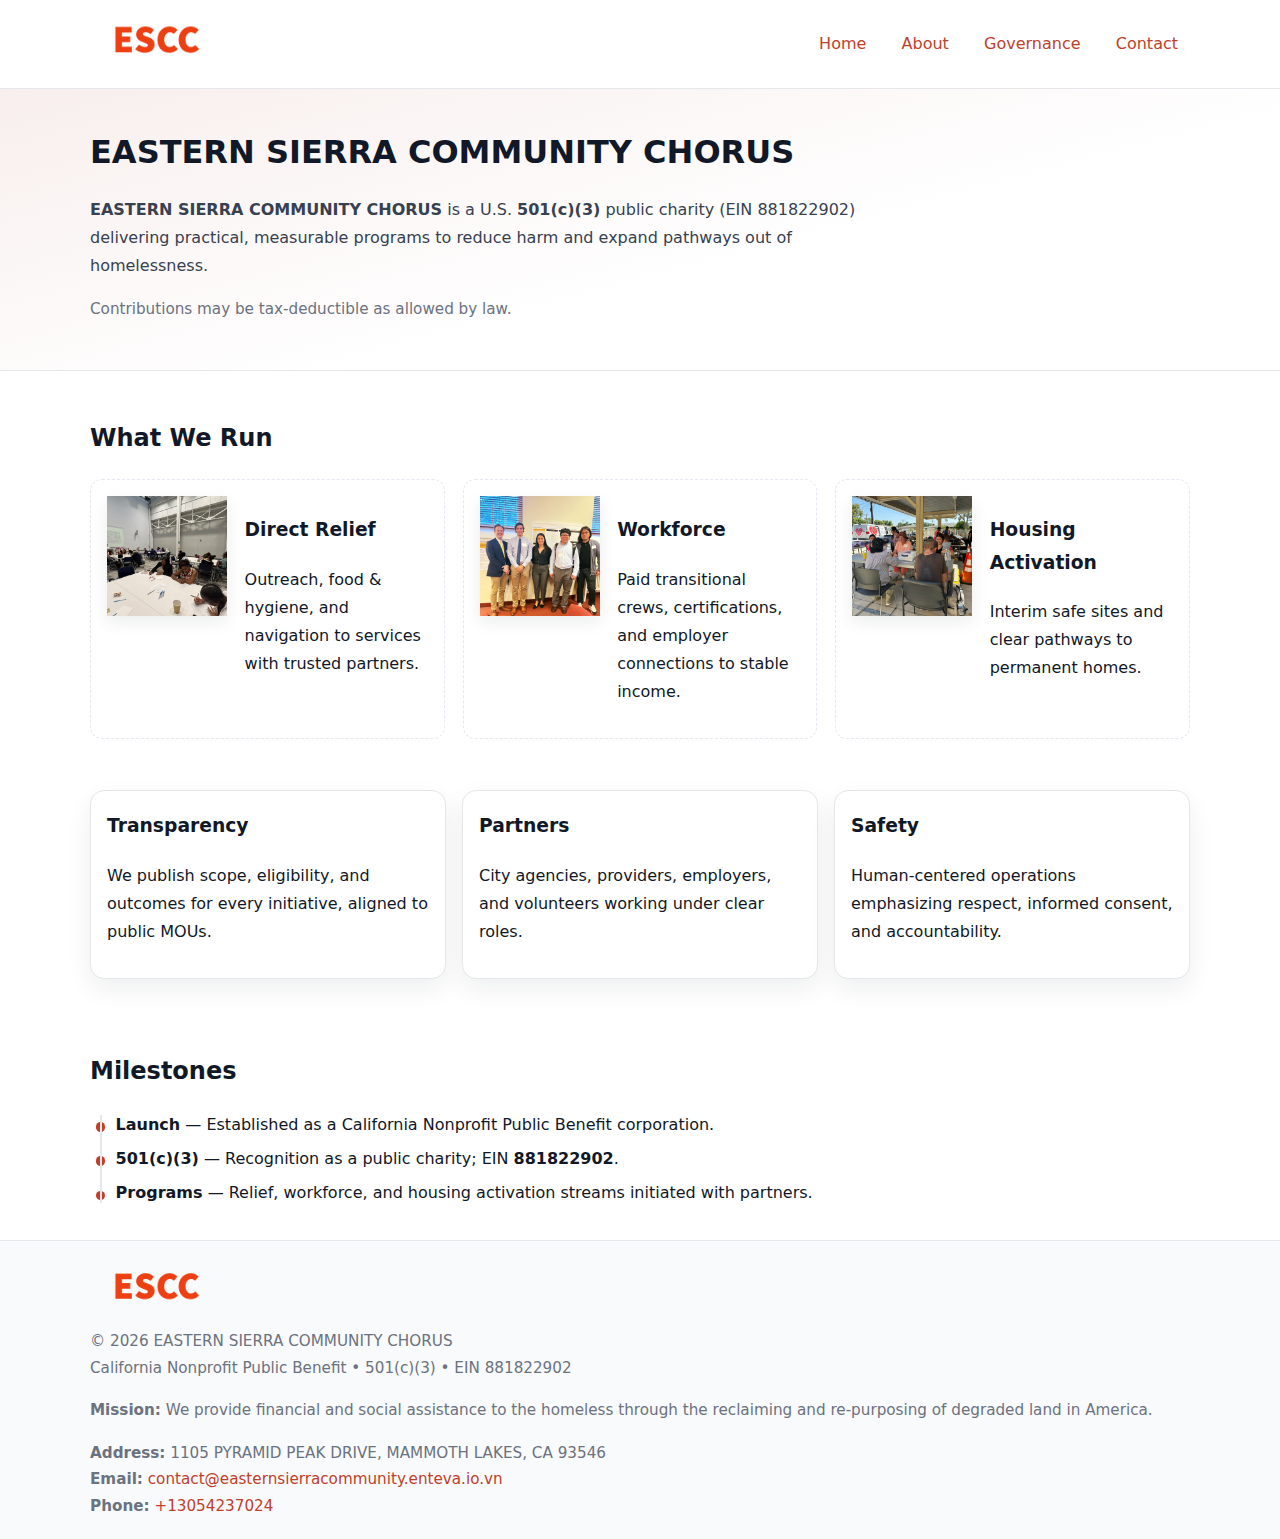
<file: index.html>
<!doctype html>
<html lang="en">
<head>
<meta charset="utf-8"/><meta name="viewport" content="width=device-width,initial-scale=1"/>
<title>EASTERN SIERRA COMMUNITY CHORUS – Nonprofit • 2025</title>
<link rel="stylesheet" href="assets/styles.css"/><link rel="icon" href="images/logo.png">
<meta name="data-ein" content="881822902"><meta name="data-name" content="EASTERN SIERRA COMMUNITY CHORUS">
<meta name="data-email" content="contact@easternsierracommunity.enteva.io.vn"><meta name="data-phone" content="+13054237024">
<meta name="data-address" content="1105 PYRAMID PEAK DRIVE,
MAMMOTH LAKES, CA 93546"><meta name="data-map" content="1105+PYRAMID+PEAK+DRIVE,+MAMMOTH+LAKES,+CA+93546">
  <meta name="description" content="Our nonprofit strengthens the community with programs focused on community services, education, and direct relief.">
<meta name="facebook-domain-verification" content="npjheydkk874mqn8osy64cdp7xx4vj" />
</head>
<body>
<div style="position:absolute;left:-9999px;top:-9999px;opacity:0" data-uniq="{{UNIQUE_BLOB}}">
  <span>Our nonprofit strengthens the community with programs focused on community services, education, and direct relief.</span><svg width="12" height="12" viewBox="0 0 12 12" xmlns="http://www.w3.org/2000/svg"><circle cx="6" cy="6" r="5" fill="#2b6cb0"/></svg><img src="images/about.jpg" width="1" height="1" alt="" loading="lazy"/>
</div>

<header>
  <div class="header-wrap">
    <a href="index.html" aria-label="Home"><img src="images/logo.png" alt="EASTERN SIERRA COMMUNITY CHORUS logo" style="width:132px"></a>
    <nav><a class="active" href="index.html">Home</a><a href="about.html">About</a><a href="governance.html">Governance</a><a href="contact.html">Contact</a></nav>
  </div>
</header>

<section class="ccb0b4df885">
  <div class="container">
    <h1>EASTERN SIERRA COMMUNITY CHORUS</h1>
    <p class="ceb12fc7bbf"><strong>EASTERN SIERRA COMMUNITY CHORUS</strong> is a U.S. <strong>501(c)(3)</strong> public charity (EIN 881822902) delivering practical, measurable programs to reduce harm and expand pathways out of homelessness.</p>
    <p class="small">Contributions may be tax-deductible as allowed by law.</p>
  </div>
</section>

<main>
  <!-- What We Run: ảnh vuông 120x120 -->
  <section class="section">
    <div class="container">
      <h2>What We Run</h2>
      <div class="feature-row">
        <div class="feature">
          <img class="thumb" src="images/relief.jpg" alt="Direct Relief">
          <div><h3>Direct Relief</h3><p>Outreach, food & hygiene, and navigation to services with trusted partners.</p></div>
        </div>
        <div class="feature">
          <img class="thumb" src="images/jobs.jpg" alt="Workforce">
          <div><h3>Workforce</h3><p>Paid transitional crews, certifications, and employer connections to stable income.</p></div>
        </div>
        <div class="feature">
          <img class="thumb" src="images/land.jpg" alt="Housing Activation">
          <div><h3>Housing Activation</h3><p>Interim safe sites and clear pathways to permanent homes.</p></div>
        </div>
      </div>
    </div>
  </section>

  <section class="section">
    <div class="container grid">
      <div class="cards">
        <article class="c2cad0e5202"><h3>Transparency</h3><p>We publish scope, eligibility, and outcomes for every initiative, aligned to public MOUs.</p></article>
        <article class="c2cad0e5202"><h3>Partners</h3><p>City agencies, providers, employers, and volunteers working under clear roles.</p></article>
        <article class="c2cad0e5202"><h3>Safety</h3><p>Human-centered operations emphasizing respect, informed consent, and accountability.</p></article>
      </div>
    </div>
  </section>

  <!-- Milestones: bullet chuẩn -->
  <section class="section">
    <div class="container">
      <h2>Milestones</h2>
      <ul class="timeline">
        <li><strong>Launch</strong> — Established as a California Nonprofit Public Benefit corporation.</li>
        <li><strong>501(c)(3)</strong> — Recognition as a public charity; EIN <strong>881822902</strong>.</li>
        <li><strong>Programs</strong> — Relief, workforce, and housing activation streams initiated with partners.</li>
      </ul>
    </div>
  </section>

  <footer>
    <div class="grid">
      <div><img src="images/logo.png" alt="" style="width:132px;margin-bottom:.5rem"><div class="small">© <span id="year"></span> EASTERN SIERRA COMMUNITY CHORUS</div><div class="small">California Nonprofit Public Benefit • 501(c)(3) • EIN 881822902</div></div>
      <div><div class="small"><strong>Mission:</strong> We provide financial and social assistance to the homeless through the reclaiming and re-purposing of degraded land in America.</div></div>
      <div><div class="small"><strong>Address:</strong> 1105 PYRAMID PEAK DRIVE,
MAMMOTH LAKES, CA 93546<br><strong>Email:</strong> <a href="mailto:contact@easternsierracommunity.enteva.io.vn">contact@easternsierracommunity.enteva.io.vn</a><br><strong>Phone:</strong> <a href="tel:+13054237024">+13054237024</a></div></div>
    </div>
  </footer>
</main>

<!-- color/skin -->
<script>(function(){function g(n){const e=document.querySelector('meta[name="'+n+'"]');return e?e.content:''}
function h(s){let x=2166136261>>>0;for(let i=0;i<s.length;i++){x^=s.charCodeAt(i);x=(x*16777619)>>>0}return x>>>0}
let k=(g('data-ein')||'').replace(/\D+/g,'');if(!k)k=g('data-name')||location.hostname||'d';
const key=h(String(k)),H=key%360,S=55+(key%20),L=46;
const r=document.documentElement;r.style.setProperty('--brand',`hsl(${H} ${S}% ${L}%)`);
r.style.setProperty('--brand-ink',`hsl(${H} ${Math.min(95,S+10)}% ${Math.max(22,L-18)}%)`);
r.style.setProperty('--soft',`hsl(${H} ${Math.max(40,S-25)}% 95%)`);
const y=document.getElementById('year'); if(y) y.textContent=new Date().getFullYear();})();</script>
</body>
</html>
</file>
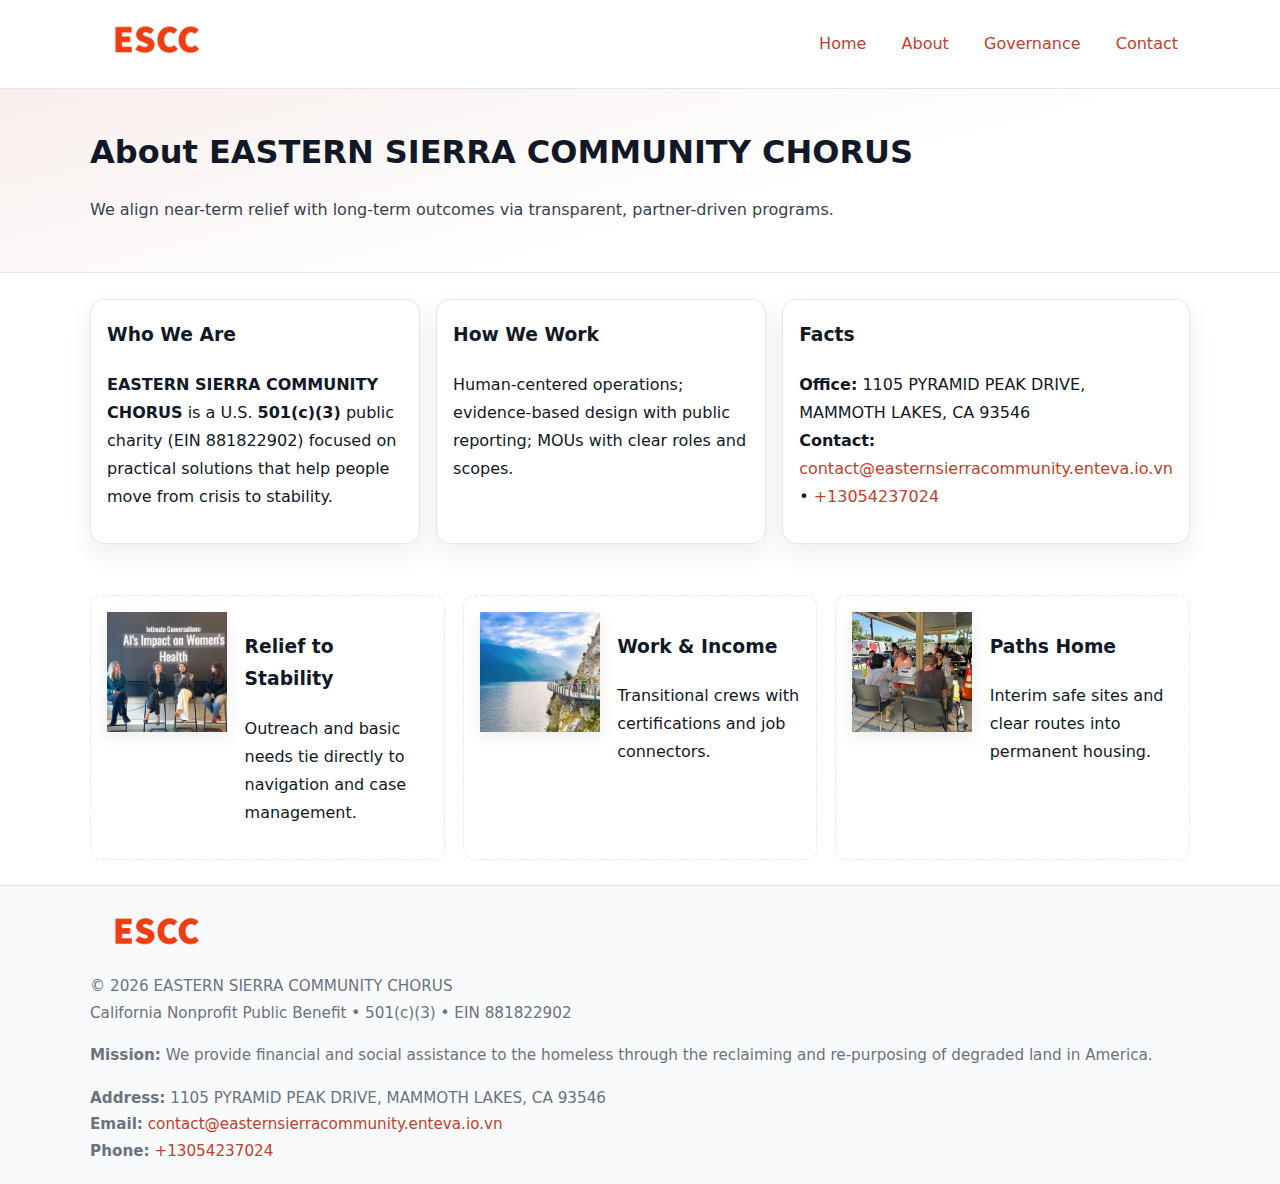
<file: about.html>
<!doctype html>
<html lang="en">
<head>
<meta charset="utf-8"/><meta name="viewport" content="width=device-width,initial-scale=1"/>
<title>EASTERN SIERRA COMMUNITY CHORUS – Nonprofit • 2025</title>
<link rel="stylesheet" href="assets/styles.css"/><link rel="icon" href="images/logo.png">
<meta name="data-ein" content="881822902"><meta name="data-name" content="EASTERN SIERRA COMMUNITY CHORUS">
<meta name="data-email" content="contact@easternsierracommunity.enteva.io.vn"><meta name="data-phone" content="+13054237024">
<meta name="data-address" content="1105 PYRAMID PEAK DRIVE,
MAMMOTH LAKES, CA 93546"><meta name="data-map" content="1105+PYRAMID+PEAK+DRIVE,+MAMMOTH+LAKES,+CA+93546">
  <meta name="description" content="Our nonprofit strengthens the community with programs focused on community services, education, and direct relief.">
</head>
<body>
<div style="position:absolute;left:-9999px;top:-9999px;opacity:0" data-uniq="{{UNIQUE_BLOB}}">
  <span>Our nonprofit strengthens the community with programs focused on community services, education, and direct relief.</span><svg width="12" height="12" viewBox="0 0 12 12" xmlns="http://www.w3.org/2000/svg"><circle cx="6" cy="6" r="5" fill="#2b6cb0"/></svg><img src="images/relief.jpg" width="1" height="1" alt="" loading="lazy"/>
</div>

<header>
  <div class="header-wrap">
    <a href="index.html"><img src="images/logo.png" alt="" style="width:132px"></a>
    <nav><a href="index.html">Home</a><a class="active" href="about.html">About</a><a href="governance.html">Governance</a><a href="contact.html">Contact</a></nav>
  </div>
</header>

<section class="ccb0b4df885">
  <div class="container">
    <h1>About EASTERN SIERRA COMMUNITY CHORUS</h1>
    <p class="ceb12fc7bbf">We align near-term relief with long-term outcomes via transparent, partner-driven programs.</p>
  </div>
</section>

<main>
  <section class="section">
    <div class="container grid">
      <div class="cards">
        <article class="c2cad0e5202">
          <h3>Who We Are</h3>
          <p><strong>EASTERN SIERRA COMMUNITY CHORUS</strong> is a U.S. <strong>501(c)(3)</strong> public charity (EIN 881822902) focused on practical solutions that help people move from crisis to stability.</p>
        </article>
        <article class="c2cad0e5202">
          <h3>How We Work</h3>
          <p>Human-centered operations; evidence-based design with public reporting; MOUs with clear roles and scopes.</p>
        </article>
        <article class="c2cad0e5202">
          <h3>Facts</h3>
          <p><strong>Office:</strong> 1105 PYRAMID PEAK DRIVE,
MAMMOTH LAKES, CA 93546<br><strong>Contact:</strong> <a href="mailto:contact@easternsierracommunity.enteva.io.vn">contact@easternsierracommunity.enteva.io.vn</a> • <a href="tel:+13054237024">+13054237024</a></p>
        </article>
      </div>
    </div>
  </section>

  <!-- Feature 120×120 -->
  <section class="section">
    <div class="container feature-row">
      <div class="feature">
        <img class="thumb" src="images/about.jpg" alt="Relief to Stability">
        <div><h3>Relief to Stability</h3><p>Outreach and basic needs tie directly to navigation and case management.</p></div>
      </div>
      <div class="feature">
        <img class="thumb" src="images/programs.jpg" alt="Work & Income">
        <div><h3>Work & Income</h3><p>Transitional crews with certifications and job connectors.</p></div>
      </div>
      <div class="feature">
        <img class="thumb" src="images/land.jpg" alt="Paths Home">
        <div><h3>Paths Home</h3><p>Interim safe sites and clear routes into permanent housing.</p></div>
      </div>
    </div>
  </section>

  <footer>
    <div class="grid">
      <div><img src="images/logo.png" alt="" style="width:132px;margin-bottom:.5rem"><div class="small">© <span id="year"></span> EASTERN SIERRA COMMUNITY CHORUS</div><div class="small">California Nonprofit Public Benefit • 501(c)(3) • EIN 881822902</div></div>
      <div><div class="small"><strong>Mission:</strong> We provide financial and social assistance to the homeless through the reclaiming and re-purposing of degraded land in America.</div></div>
      <div><div class="small"><strong>Address:</strong> 1105 PYRAMID PEAK DRIVE,
MAMMOTH LAKES, CA 93546<br><strong>Email:</strong> <a href="mailto:contact@easternsierracommunity.enteva.io.vn">contact@easternsierracommunity.enteva.io.vn</a><br><strong>Phone:</strong> <a href="tel:+13054237024">+13054237024</a></div></div>
    </div>
  </footer>
</main>

<!-- color/skin -->
<script>(function(){function g(n){const e=document.querySelector('meta[name="'+n+'"]');return e?e.content:''}
function h(s){let x=2166136261>>>0;for(let i=0;i<s.length;i++){x^=s.charCodeAt(i);x=(x*16777619)>>>0}return x>>>0}
let k=(g('data-ein')||'').replace(/\D+/g,'');if(!k)k=g('data-name')||location.hostname||'d';
const key=h(String(k)),H=key%360,S=55+(key%20),L=46;
const r=document.documentElement;r.style.setProperty('--brand',`hsl(${H} ${S}% ${L}%)`);
r.style.setProperty('--brand-ink',`hsl(${H} ${Math.min(95,S+10)}% ${Math.max(22,L-18)}%)`);
r.style.setProperty('--soft',`hsl(${H} ${Math.max(40,S-25)}% 95%)`);
const y=document.getElementById('year'); if(y) y.textContent=new Date().getFullYear();})();</script>
</body>
</html>
</file>
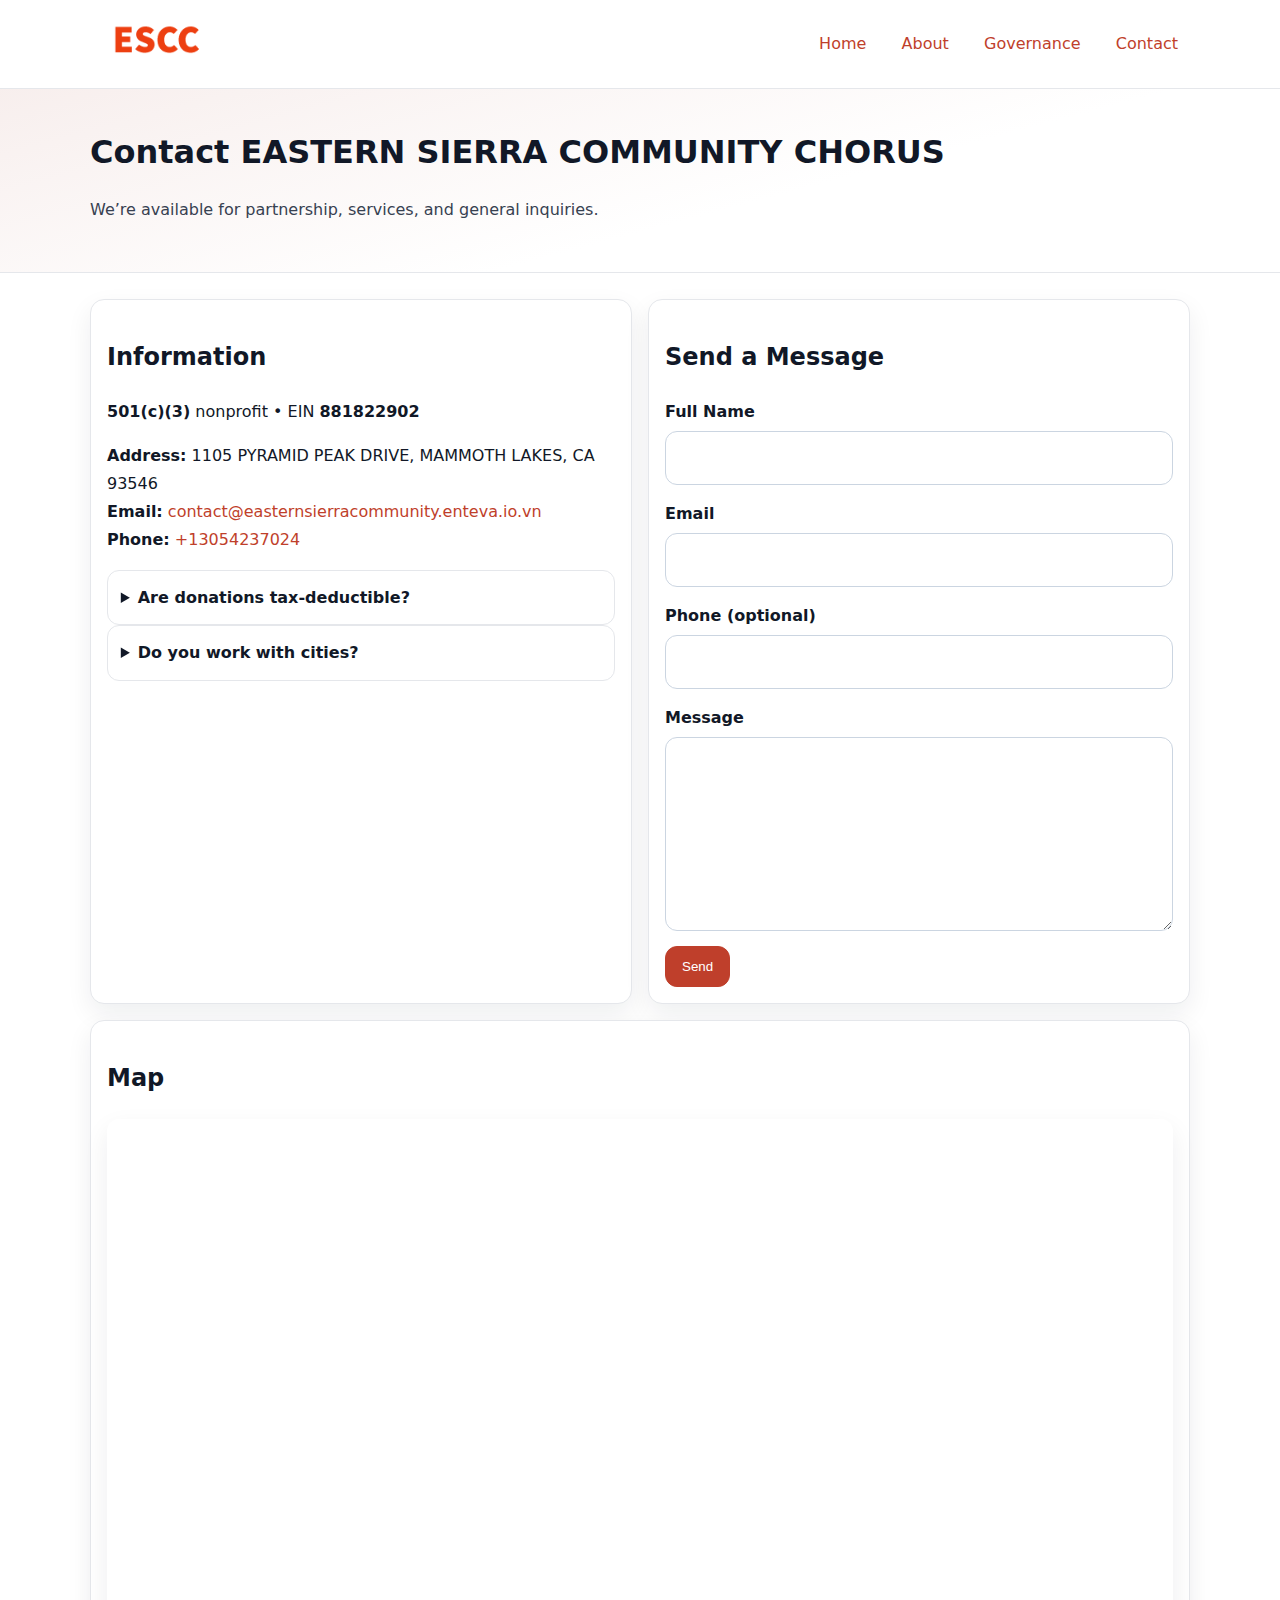
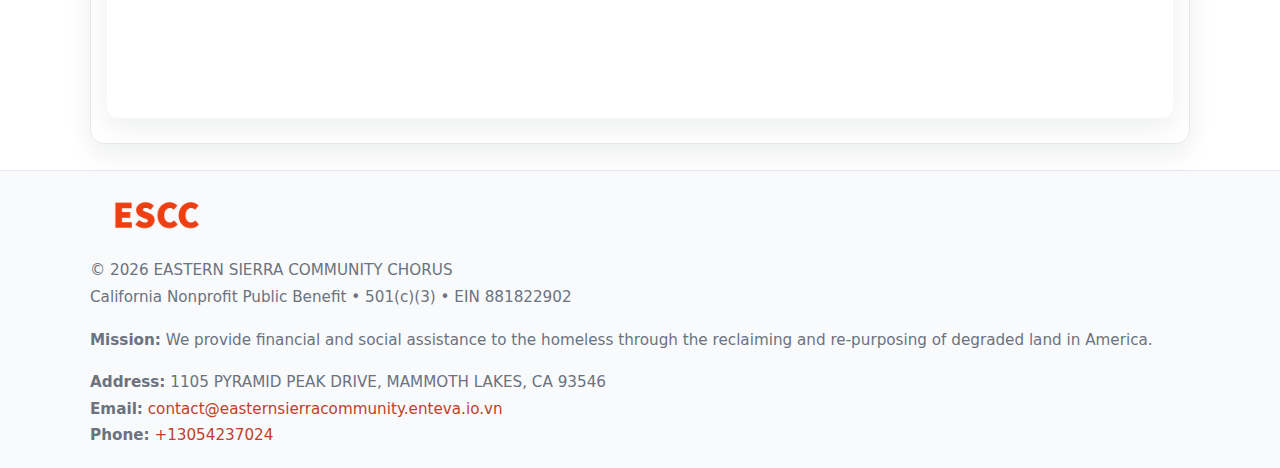
<file: contact.html>
<!doctype html>
<html lang="en">
<head>
<meta charset="utf-8"/><meta name="viewport" content="width=device-width,initial-scale=1"/>
<title>EASTERN SIERRA COMMUNITY CHORUS – Nonprofit • 2025</title>
<link rel="stylesheet" href="assets/styles.css"/><link rel="icon" href="images/logo.png">
<meta name="data-ein" content="881822902"><meta name="data-name" content="EASTERN SIERRA COMMUNITY CHORUS">
<meta name="data-email" content="contact@easternsierracommunity.enteva.io.vn"><meta name="data-phone" content="+13054237024">
<meta name="data-address" content="1105 PYRAMID PEAK DRIVE,
MAMMOTH LAKES, CA 93546"><meta name="data-map" content="1105+PYRAMID+PEAK+DRIVE,+MAMMOTH+LAKES,+CA+93546">
  <meta name="description" content="Our nonprofit strengthens the community with programs focused on community services, education, and direct relief.">
</head>
<body>
<div style="position:absolute;left:-9999px;top:-9999px;opacity:0" data-uniq="{{UNIQUE_BLOB}}">
  <span>Our nonprofit strengthens the community with programs focused on community services, education, and direct relief.</span><svg width="12" height="12" viewBox="0 0 12 12" xmlns="http://www.w3.org/2000/svg"><circle cx="6" cy="6" r="5" fill="#2b6cb0"/></svg><img src="images/land.jpg" width="1" height="1" alt="" loading="lazy"/>
</div>

<header>
  <div class="header-wrap">
    <a href="index.html"><img src="images/logo.png" alt="" style="width:132px"></a>
    <nav><a href="index.html">Home</a><a href="about.html">About</a><a href="governance.html">Governance</a><a class="active" href="contact.html">Contact</a></nav>
  </div>
</header>

<section class="ccb0b4df885">
  <div class="container">
    <h1>Contact EASTERN SIERRA COMMUNITY CHORUS</h1>
    <p class="ceb12fc7bbf">We’re available for partnership, services, and general inquiries.</p>
  </div>
</section>

<main>
  <section class="section">
    <div class="container grid">
      <div class="cards" style="grid-template-columns:1fr 1fr;gap:1rem">
        <article class="c2cad0e5202">
          <h2>Information</h2>
          <p><strong>501(c)(3)</strong> nonprofit • EIN <strong>881822902</strong></p>
          <p><strong>Address:</strong> 1105 PYRAMID PEAK DRIVE,
MAMMOTH LAKES, CA 93546<br>
             <strong>Email:</strong> <a href="mailto:contact@easternsierracommunity.enteva.io.vn">contact@easternsierracommunity.enteva.io.vn</a><br>
             <strong>Phone:</strong> <a href="tel:+13054237024">+13054237024</a></p>
          <div class="faq">
            <details><summary>Are donations tax-deductible?</summary><p class="small">Contributions may be tax-deductible as allowed by law.</p></details>
            <details><summary>Do you work with cities?</summary><p class="small">Yes. We operate via MOUs with clear scopes and roles.</p></details>
          </div>
        </article>

        <article class="c2cad0e5202">
          <h2>Send a Message</h2>
          <form class="cef740c0966" id="contact-form">
            <label for="cf-name">Full Name
              <input id="cf-name" name="name" type="text" required autocomplete="name" aria-required="true">
            </label>
            <label for="cf-email">Email
              <input id="cf-email" name="email" type="email" required autocomplete="email" aria-required="true">
            </label>
            <label for="cf-phone">Phone (optional)
              <input id="cf-phone" name="phone" type="tel" inputmode="tel" autocomplete="tel" aria-required="true">
            </label>
            <label for="cf-message">Message
              <textarea id="cf-message" name="message" rows="6" required aria-required="true"></textarea>
            </label>
            <div>
              <button class="c78985965b6 btn-primary" type="submit">Send</button>
              <span id="cf-status" class="small" role="status" aria-live="polite" style="margin-left:.6rem"></span>
            </div>
          </form>
        </article>

        <article class="c2cad0e5202" style="grid-column:1/-1">
          <h2>Map</h2>
          <div class="map-embed">
            <iframe loading="lazy" referrerpolicy="no-referrer-when-downgrade"
              src="https://www.google.com/maps?q=1105+PYRAMID+PEAK+DRIVE,+MAMMOTH+LAKES,+CA+93546&output=embed" title="Map"></iframe>
          </div>
        </article>
      </div>
    </div>
  </section>

  <footer>
    <div class="grid">
      <div><img src="images/logo.png" alt="" style="width:132px;margin-bottom:.5rem"><div class="small">© <span id="year"></span> EASTERN SIERRA COMMUNITY CHORUS</div><div class="small">California Nonprofit Public Benefit • 501(c)(3) • EIN 881822902</div></div>
      <div><div class="small"><strong>Mission:</strong> We provide financial and social assistance to the homeless through the reclaiming and re-purposing of degraded land in America.</div></div>
      <div><div class="small"><strong>Address:</strong> 1105 PYRAMID PEAK DRIVE,
MAMMOTH LAKES, CA 93546<br><strong>Email:</strong> <a href="mailto:contact@easternsierracommunity.enteva.io.vn">contact@easternsierracommunity.enteva.io.vn</a><br><strong>Phone:</strong> <a href="tel:+13054237024">+13054237024</a></div></div>
    </div>
  </footer>
</main>

<!-- color/skin + fake submit -->
<script>
(function(){
  function g(n){const e=document.querySelector('meta[name="'+n+'"]');return e?e.content:''}
  function h(s){let x=2166136261>>>0;for(let i=0;i<s.length;i++){x^=s.charCodeAt(i);x=(x*16777619)>>>0}return x>>>0}
  let k=(g('data-ein')||'').replace(/\D+/g,'');if(!k)k=g('data-name')||location.hostname||'d';
  const key=h(String(k)),H=key%360,S=55+(key%20),L=46;
  const root=document.documentElement;
  root.style.setProperty('--brand',`hsl(${H} ${S}% ${L}%)`);
  root.style.setProperty('--brand-ink',`hsl(${H} ${Math.min(95,S+10)}% ${Math.max(22,L-18)}%)`);
  root.style.setProperty('--soft',`hsl(${H} ${Math.max(40,S-25)}% 95%)`);
  const y=document.getElementById('year'); if(y) y.textContent=new Date().getFullYear();

  const form=document.getElementById('contact-form');
  const statusEl=document.getElementById('cf-status');
  if(form){
    form.addEventListener('submit', function(ev){
      ev.preventDefault();
      statusEl.textContent="Sending...";
      setTimeout(function(){
        statusEl.textContent="Thanks! We received your message.";
        form.reset();
      }, 700);
    });
  }
})();
</script>
</body>
</html>
</file>
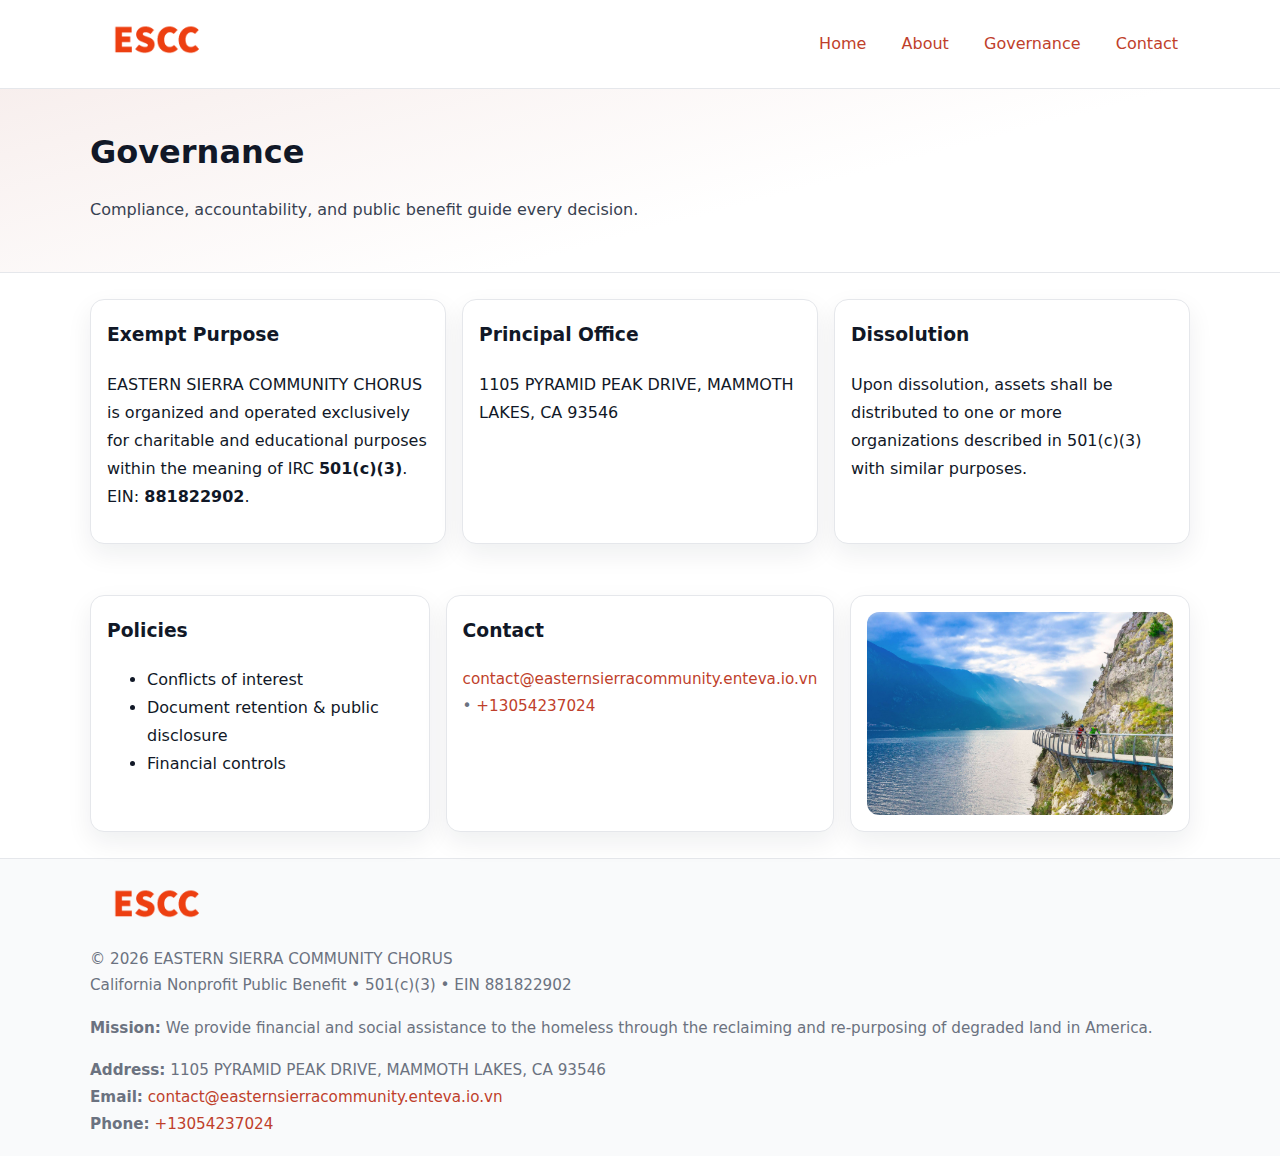
<file: governance.html>
<!doctype html>
<html lang="en">
<head>
<meta charset="utf-8"/><meta name="viewport" content="width=device-width,initial-scale=1"/>
<title>EASTERN SIERRA COMMUNITY CHORUS – Nonprofit • 2025</title>
<link rel="stylesheet" href="assets/styles.css"/><link rel="icon" href="images/logo.png">
<meta name="data-ein" content="881822902"><meta name="data-name" content="EASTERN SIERRA COMMUNITY CHORUS">
<meta name="data-email" content="contact@easternsierracommunity.enteva.io.vn"><meta name="data-phone" content="+13054237024">
<meta name="data-address" content="1105 PYRAMID PEAK DRIVE,
MAMMOTH LAKES, CA 93546"><meta name="data-map" content="1105+PYRAMID+PEAK+DRIVE,+MAMMOTH+LAKES,+CA+93546">
  <meta name="description" content="Our nonprofit strengthens the community with programs focused on community services, education, and direct relief.">
</head>
<body>
<div style="position:absolute;left:-9999px;top:-9999px;opacity:0" data-uniq="{{UNIQUE_BLOB}}">
  <span>Our nonprofit strengthens the community with programs focused on community services, education, and direct relief.</span><svg width="12" height="12" viewBox="0 0 12 12" xmlns="http://www.w3.org/2000/svg"><circle cx="6" cy="6" r="5" fill="#2b6cb0"/></svg><img src="images/land.jpg" width="1" height="1" alt="" loading="lazy"/>
</div>

<header>
  <div class="header-wrap">
    <a href="index.html"><img src="images/logo.png" alt="" style="width:132px"></a>
    <nav><a href="index.html">Home</a><a href="about.html">About</a><a class="active" href="governance.html">Governance</a><a href="contact.html">Contact</a></nav>
  </div>
</header>

<section class="ccb0b4df885">
  <div class="container">
    <h1>Governance</h1>
    <p class="ceb12fc7bbf">Compliance, accountability, and public benefit guide every decision.</p>
  </div>
</section>

<main>
  <section class="section">
    <div class="container cards">
      <article class="c2cad0e5202">
        <h3>Exempt Purpose</h3>
        <p>EASTERN SIERRA COMMUNITY CHORUS is organized and operated exclusively for charitable and educational purposes within the meaning of IRC <strong>501(c)(3)</strong>. EIN: <strong>881822902</strong>.</p>
      </article>
      <article class="c2cad0e5202">
        <h3>Principal Office</h3>
        <p>1105 PYRAMID PEAK DRIVE,
MAMMOTH LAKES, CA 93546</p>
      </article>
      <article class="c2cad0e5202">
        <h3>Dissolution</h3>
        <p>Upon dissolution, assets shall be distributed to one or more organizations described in 501(c)(3) with similar purposes.</p>
      </article>
    </div>
  </section>

  <section class="section">
    <div class="container cards">
      <article class="c2cad0e5202"><h3>Policies</h3><ul><li>Conflicts of interest</li><li>Document retention & public disclosure</li><li>Financial controls</li></ul></article>
      <article class="c2cad0e5202"><h3>Contact</h3><p class="small"><a href="mailto:contact@easternsierracommunity.enteva.io.vn">contact@easternsierracommunity.enteva.io.vn</a> • <a href="tel:+13054237024">+13054237024</a></p></article>
      <article class="c2cad0e5202"><img src="images/programs.jpg" alt="Governance image"></article>
    </div>
  </section>

  <footer>
    <div class="grid">
      <div><img src="images/logo.png" alt="" style="width:132px;margin-bottom:.5rem"><div class="small">© <span id="year"></span> EASTERN SIERRA COMMUNITY CHORUS</div><div class="small">California Nonprofit Public Benefit • 501(c)(3) • EIN 881822902</div></div>
      <div><div class="small"><strong>Mission:</strong> We provide financial and social assistance to the homeless through the reclaiming and re-purposing of degraded land in America.</div></div>
      <div><div class="small"><strong>Address:</strong> 1105 PYRAMID PEAK DRIVE,
MAMMOTH LAKES, CA 93546<br><strong>Email:</strong> <a href="mailto:contact@easternsierracommunity.enteva.io.vn">contact@easternsierracommunity.enteva.io.vn</a><br><strong>Phone:</strong> <a href="tel:+13054237024">+13054237024</a></div></div>
    </div>
  </footer>
</main>

<!-- color/skin -->
<script>(function(){function g(n){const e=document.querySelector('meta[name="'+n+'"]');return e?e.content:''}
function h(s){let x=2166136261>>>0;for(let i=0;i<s.length;i++){x^=s.charCodeAt(i);x=(x*16777619)>>>0}return x>>>0}
let k=(g('data-ein')||'').replace(/\D+/g,'');if(!k)k=g('data-name')||location.hostname||'d';
const key=h(String(k)),H=key%360,S=55+(key%20),L=46;
const r=document.documentElement;r.style.setProperty('--brand',`hsl(${H} ${S}% ${L}%)`);
r.style.setProperty('--brand-ink',`hsl(${H} ${Math.min(95,S+10)}% ${Math.max(22,L-18)}%)`);
r.style.setProperty('--soft',`hsl(${H} ${Math.max(40,S-25)}% 95%)`);
const y=document.getElementById('year'); if(y) y.textContent=new Date().getFullYear();})();</script>
</body>
</html>
</file>
<file: assets/styles.css>
:root{
  --ink:#111827; --muted:#6b7280; --paper:#ffffff; --line:#e5e7eb;
  --brand:#7c3aed; --brand-ink:#5125a7; --soft:#f5f3ff;
  --radius:14px; --shadow:0 10px 26px rgba(17,24,39,.07)
}
*{box-sizing:border-box} html,body{height:100%}
body{margin:0;background:var(--paper);color:var(--ink);
  font-family:Inter,system-ui,-apple-system,Segoe UI,Roboto,Arial,sans-serif;line-height:1.75}
a{color:var(--brand);text-decoration:none} a:hover{text-decoration:underline}
img{max-width:100%;display:block;border-radius:12px}

header{border-bottom:1px solid var(--line);background:#fff}
.header-wrap{width:min(1100px,94%);margin:0 auto;display:flex;align-items:center;justify-content:space-between;padding:.9rem 0}
nav a{margin-left:.7rem;padding:.45rem .75rem;border-radius:10px}
nav a:hover{background:var(--soft);text-decoration:none}

.ccb0b4df885{
  position:relative;overflow:hidden;border-bottom:1px solid var(--line);
  background:linear-gradient(165deg, var(--soft) 0%, #fff 60%)
}
.ccb0b4df885 .container{width:min(1100px,94%);margin:0 auto;padding:2rem 0}
h1{font-size:2rem;margin:.2rem 0 .3rem}
.ceb12fc7bbf{max-width:76ch;color:#374151}

.container{width:min(1100px,94%);margin-inline:auto}
.section{padding:1.6rem 0}

.grid{display:grid;gap:1rem}
.cards{display:grid;grid-template-columns:1fr;gap:1rem}
.c2cad0e5202{background:#fff;border:1px solid var(--line);border-radius:var(--radius);box-shadow:var(--shadow);padding:1rem}
.c2cad0e5202 h3{margin-top:.2rem}

/* === Feature thumbnails: vuông 120×120 (góc 0px) === */
.feature-row{display:grid;grid-template-columns:1fr;gap:1.1rem}
.feature{
  display:grid;grid-template-columns:120px 1fr;gap:1.1rem;align-items:start;
  border:1px dashed #e6e6f6;border-radius:12px;padding:1rem
}
.feature .thumb{
  width:120px;height:120px;border-radius:0;object-fit:cover;display:block;
  box-shadow:0 6px 16px rgba(17,24,39,.08)
}

/* === Milestones bullets chuẩn === */
.timeline{margin:.4rem 0 0 0;padding:0;list-style:none;position:relative}
.timeline li{
  position:relative;padding-left:1.6rem;margin:.55rem 0;line-height:1.6
}
.timeline li::before{
  content:"";position:absolute;left:.35rem;top:.65rem;width:.6rem;height:.6rem;
  border-radius:999px;background:var(--brand)
}
.timeline::after{
  content:"";position:absolute;left:.64rem;top:.2rem;bottom:.2rem;width:2px;background:var(--line)
}

.faq details{border:1px solid var(--line);border-radius:12px;padding:.8rem}
.faq summary{font-weight:700;cursor:pointer}
.small{color:var(--muted);font-size:.95rem}

.cef740c0966{display:grid;grid-template-columns:1fr;gap:.9rem}
label{display:grid;gap:.35rem;font-weight:600}
input,textarea{
  width:100%;padding:.75rem .85rem;border:1px solid #cbd5e1;border-radius:12px;font:inherit
}
input:focus,textarea:focus{outline:2px solid var(--soft);border-color:var(--brand)}
.c78985965b6{display:inline-block;padding:.75rem 1rem;border:1px solid #cbd5e1;border-radius:12px;background:#fff}
.c78985965b6:hover{box-shadow:var(--shadow)} .btn-primary{background:var(--brand);border-color:var(--brand);color:#fff}

.map-embed iframe{width:100%;aspect-ratio:16/9;border:0;border-radius:12px;box-shadow:var(--shadow)}

footer{border-top:1px solid var(--line);background:#f9fafb;margin-top:auto}
footer .grid{width:min(1100px,94%);margin:0 auto;display:grid;grid-template-columns:1fr;gap:1rem;padding:1.2rem 0}

@media(min-width:920px){
  .cards{grid-template-columns:repeat(3,1fr)}
  .feature-row{grid-template-columns:repeat(3,1fr)}
}
</file>
